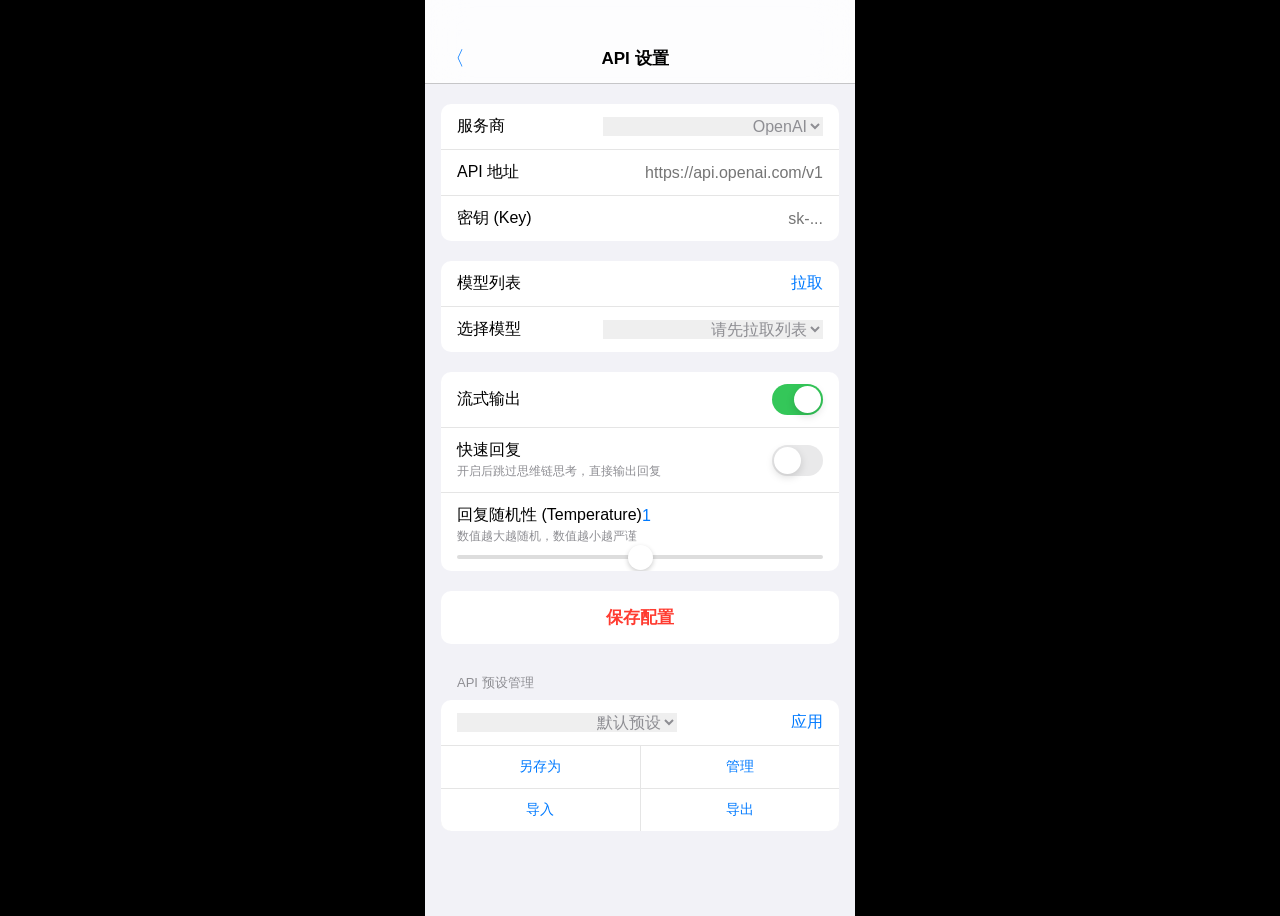
<file: pages/settings-api.html>
<!DOCTYPE html>
<html lang="zh-CN">
<head>
    <meta charset="UTF-8">
    <meta name="viewport" content="width=device-width, initial-scale=1.0">
    <title>API Settings</title>
    <link rel="stylesheet" href="settings-api.css">
    <meta name="viewport" content="width=device-width, initial-scale=1.0, maximum-scale=1.0, user-scalable=no, viewport-fit=cover">
    <meta name="apple-mobile-web-app-capable" content="yes">
    <meta name="apple-mobile-web-app-status-bar-style" content="black-translucent">
</head>
<body>
    <div class="phone-page">
        <!-- 顶栏 -->
        <header class="nav-bar">
            <a href="../index.html" class="back-btn">〈 </a>
            <h1 class="nav-title">API 设置</h1>
            <div class="placeholder"></div>
        </header>

        <main class="settings-list">
            <!-- 基础配置组 -->
            <div class="settings-group">
                <div class="setting-item">
                    <label>服务商</label>
                    <select id="provider">
                        <option value="openai">OpenAI</option>
                        <option value="anthropic">Anthropic</option>
                        <option value="custom">自定义</option>
                    </select>
                </div>
                <div class="setting-item">
                    <label>API 地址</label>
                    <input type="text" id="apiEndpoint" placeholder="https://api.openai.com/v1">
                </div>
                <div class="setting-item">
                    <label>密钥 (Key)</label>
                    <input type="password" id="apiKey" placeholder="sk-...">
                </div>
            </div>

            <!-- 模型获取组 -->
            <div class="settings-group">
                <div class="setting-item">
                    <label>模型列表</label>
                    <button class="fetch-btn" id="fetchModels">拉取</button>
                </div>
                <div class="setting-item">
                    <label>选择模型</label>
                    <select id="modelSelect">
                        <option value="">请先拉取列表</option>
                    </select>
                </div>
            </div>

            <!-- 性能参数组 -->
            <div class="settings-group">
                <div class="setting-item">
                    <div class="text-group">
                        <span class="label">流式输出</span>
                    </div>
                    <label class="switch">
                        <input type="checkbox" id="streamToggle">
                        <span class="slider"></span>
                    </label>
                </div>
                <div class="setting-item vertical">
                    <div class="horizontal-between">
                        <div class="text-group">
                            <span class="label">快速回复</span>
                            <span class="sub-label">开启后跳过思维链思考，直接输出回复</span>
                        </div>
                        <label class="switch">
                            <input type="checkbox" id="fastReply">
                            <span class="slider"></span>
                        </label>
                    </div>
                </div>
                <div class="setting-item vertical">
                    <div class="text-group">
                        <div class="horizontal-between">
                            <span class="label">回复随机性 (Temperature)</span>
                            <span id="tempValue" class="value-display">1.0</span>
                        </div>
                        <span class="sub-label">数值越大越随机，数值越小越严谨</span>
                    </div>
                    <input type="range" id="tempRange" min="0" max="2" step="0.1" value="1.0">
                </div>
            </div>

            <button class="main-save-btn" id="saveBtn">保存配置</button>

            <!-- 预设管理组 -->
            <div class="group-title">API 预设管理</div>
            <div class="settings-group">
                <div class="setting-item">
                    <select id="presetSelect">
                        <option value="default">默认预设</option>
                    </select>
                    <button class="apply-btn">应用</button>
                </div>
                <div class="preset-actions">
                    <button class="action-btn">另存为</button>
                    <button class="action-btn">管理</button>
                    <button class="action-btn">导入</button>
                    <button class="action-btn">导出</button>
                </div>
            </div>
        </main>
    </div>
    <script src="settings-api.js"></script>
</body>
</html>
</file>
<file: pages/settings-api.css>
:root {
    --ios-bg: #f2f2f7;
    --ios-item-bg: #ffffff;
    --ios-blue: #007aff;
    --ios-text: #000000;
    --ios-subtext: #8e8e93;
    --border-color: #c6c6c8;
}

* { box-sizing: border-box; margin: 0; padding: 0; font-family: -apple-system, sans-serif; }

body { background: #000; display: flex; justify-content: center; align-items: center; height: 100vh; }

.phone-page {
    width: 430px; height: 932px;
    background: var(--ios-bg);
    overflow-y: auto;
    position: relative;
}

/* 顶栏 */
.nav-bar {
    position: sticky; top: 0;
    height: 100px; padding-top: 50px;
    background: rgba(255,255,255,0.8);
    backdrop-filter: blur(20px);
    display: flex; align-items: center; justify-content: space-between;
    padding-inline: 20px; z-index: 10;
    border-bottom: 0.5px solid var(--border-color);
}
.back-btn { color: var(--ios-blue); text-decoration: none; font-size: 20px; font-weight: 500; }
.nav-title { font-size: 17px; font-weight: 600; }
.placeholder { width: 30px; }

/* 列表组样式 */
.settings-list { padding: 20px 16px; }
.settings-group {
    background: var(--ios-item-bg);
    border-radius: 10px;
    margin-bottom: 20px;
    overflow: hidden;
}
.group-title {
    font-size: 13px; color: var(--ios-subtext);
    text-transform: uppercase; margin: 0 0 8px 16px;
}

.setting-item {
    padding: 12px 16px;
    display: flex; align-items: center; justify-content: space-between;
    border-bottom: 0.5px solid #e5e5e5;
}
.setting-item:last-child { border-bottom: none; }
.setting-item.vertical { flex-direction: column; align-items: flex-start; gap: 10px; }
.horizontal-between { width: 100%; display: flex; justify-content: space-between; align-items: center; }

.label { font-size: 16px; color: var(--ios-text); }
.sub-label { font-size: 12px; color: var(--ios-subtext); margin-top: 2px; display: block; }
.value-display { color: var(--ios-blue); font-weight: 500; }

/* 表单控件 */
select, input[type="text"], input[type="password"] {
    border: none; outline: none; text-align: right;
    font-size: 16px; color: var(--ios-subtext); width: 60%;
}
.fetch-btn, .apply-btn {
    background: none; border: none; color: var(--ios-blue); font-size: 16px; cursor: pointer;
}

/* 开关样式 */
.switch { position: relative; display: inline-block; width: 51px; height: 31px; }
.switch input { opacity: 0; width: 0; height: 0; }
.slider {
    position: absolute; cursor: pointer; top: 0; left: 0; right: 0; bottom: 0;
    background-color: #e9e9ea; transition: .4s; border-radius: 34px;
}
.slider:before {
    position: absolute; content: ""; height: 27px; width: 27px; left: 2px; bottom: 2px;
    background-color: white; transition: .4s; border-radius: 50%; box-shadow: 0 3px 8px rgba(0,0,0,0.15);
}
input:checked + .slider { background-color: #34c759; }
input:checked + .slider:before { transform: translateX(20px); }

/* 滑块 */
input[type="range"] { width: 100%; height: 4px; background: #ddd; border-radius: 5px; appearance: none; }
input[type="range"]::-webkit-slider-thumb { appearance: none; width: 25px; height: 25px; background: #fff; border-radius: 50%; box-shadow: 0 2px 5px rgba(0,0,0,0.2); }

/* 按钮 */
.main-save-btn {
    width: 100%; padding: 15px; background: var(--ios-item-bg);
    border: none; border-radius: 10px; color: #ff3b30;
    font-size: 17px; font-weight: 600; cursor: pointer; margin-bottom: 30px;
}
.preset-actions {
    display: grid; grid-template-columns: repeat(2, 1fr);
    gap: 1px; background: #e5e5e5;
}
.action-btn {
    background: var(--ios-item-bg); border: none; padding: 12px;
    color: var(--ios-blue); font-size: 14px; cursor: pointer;
}
/* 1. 移除点击时的蓝色高亮阴影（移动端常用） */
* {
    -webkit-tap-highlight-color: transparent;
}

/* 2. 移除点击后可能出现的蓝色边框（PC端焦点框） */
*:focus {
    outline: none;
}

/* 3. 专门针对开关按钮优化 */
.switch input:focus + .slider {
    box-shadow: none;
}

/* 4. 如果是标签文字被意外选中导致的蓝色块 */
.label, .sub-label, .nav-title {
    user-select: none; /* 防止长按或误触导致文字被选中变蓝 */
}
/* --- 真实手机设备的完美全屏适配 --- */
@media screen and (max-width: 600px) {
    body {
        background: #fff; /* 去掉电脑上的黑色背景 */
    }
    .phone-screen {
        width: 100vw !important; /* 宽度填满真手机 */
        height: 100vh !important; /* 高度填满真手机 */
        border-radius: 0 !important; /* 去掉假圆角 */
        box-shadow: none !important; /* 去掉假阴影 */
    }
}
/* 真实手机全屏适配 */
@media screen and (max-width: 600px) {
    .phone-page {
        width: 100vw !important;
        height: 100vh !important;
        border-radius: 0 !important;
        box-shadow: none !important;
    }
}
</file>
